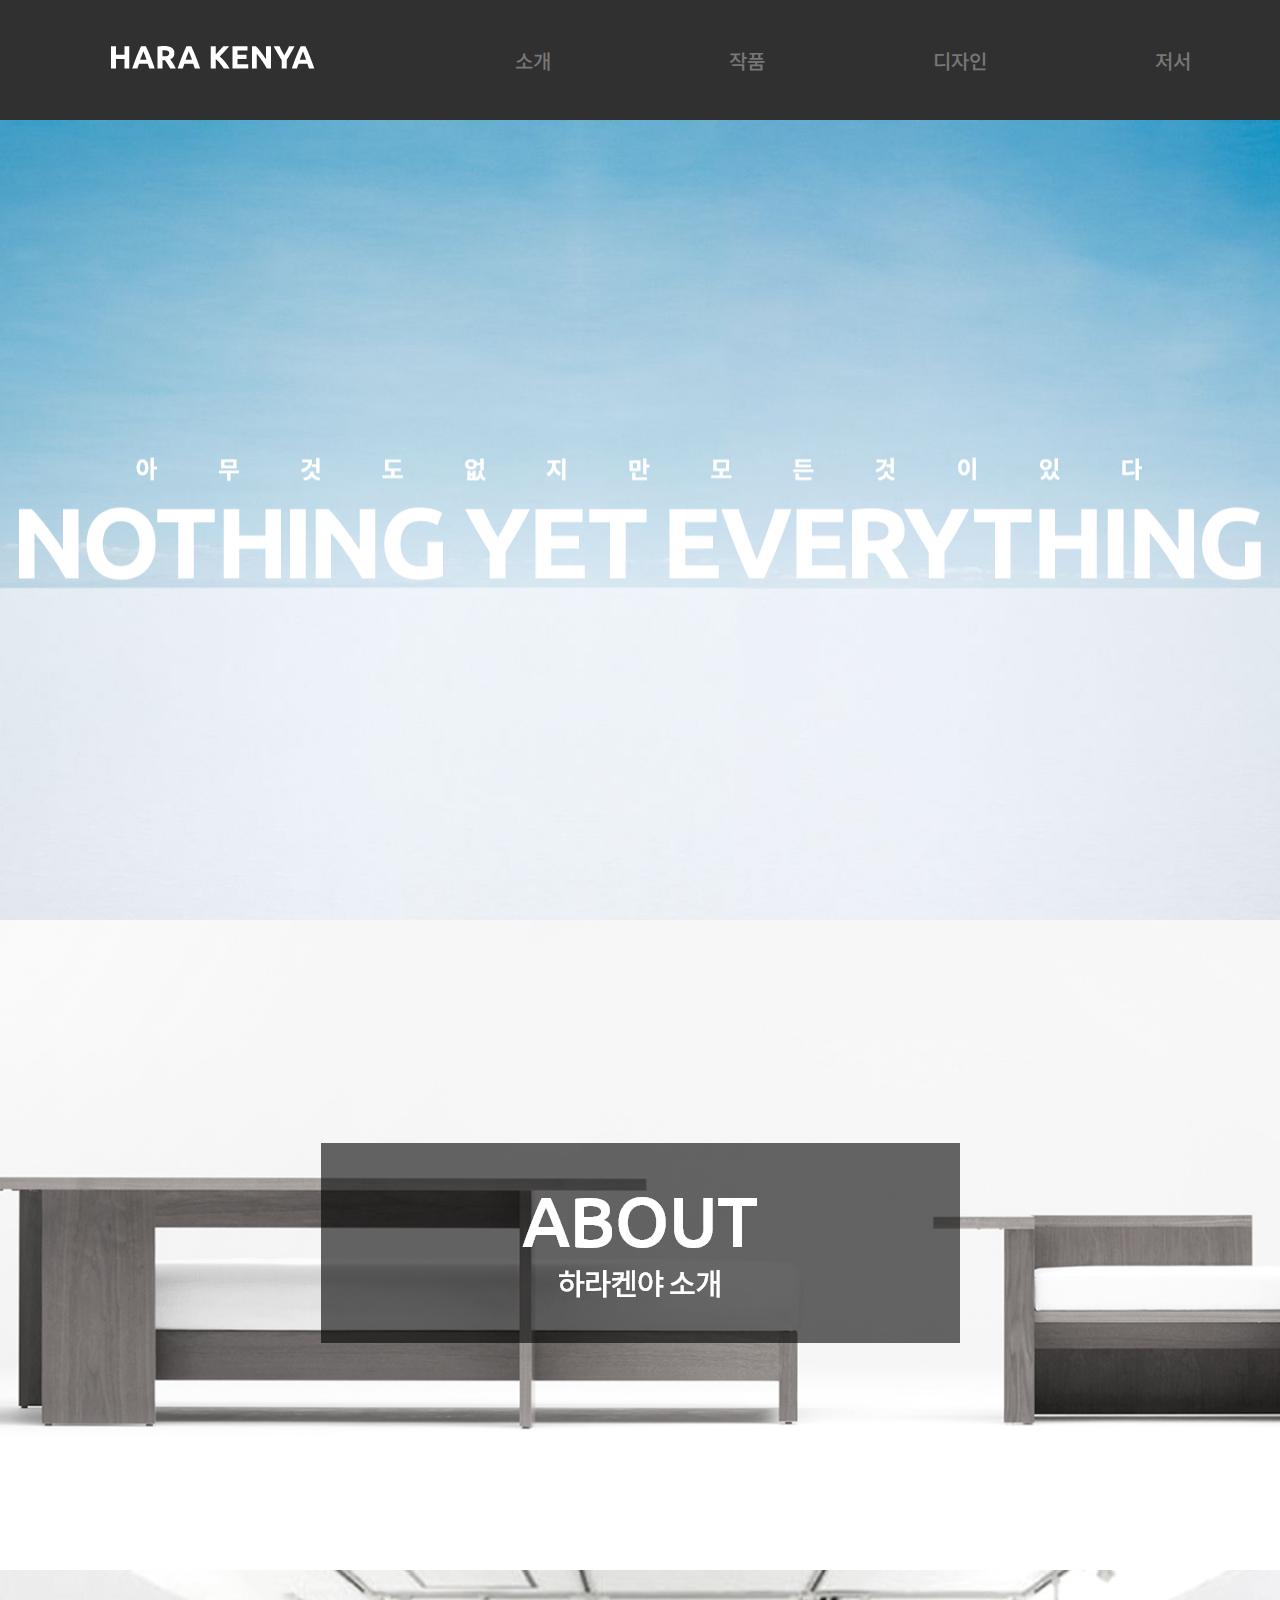
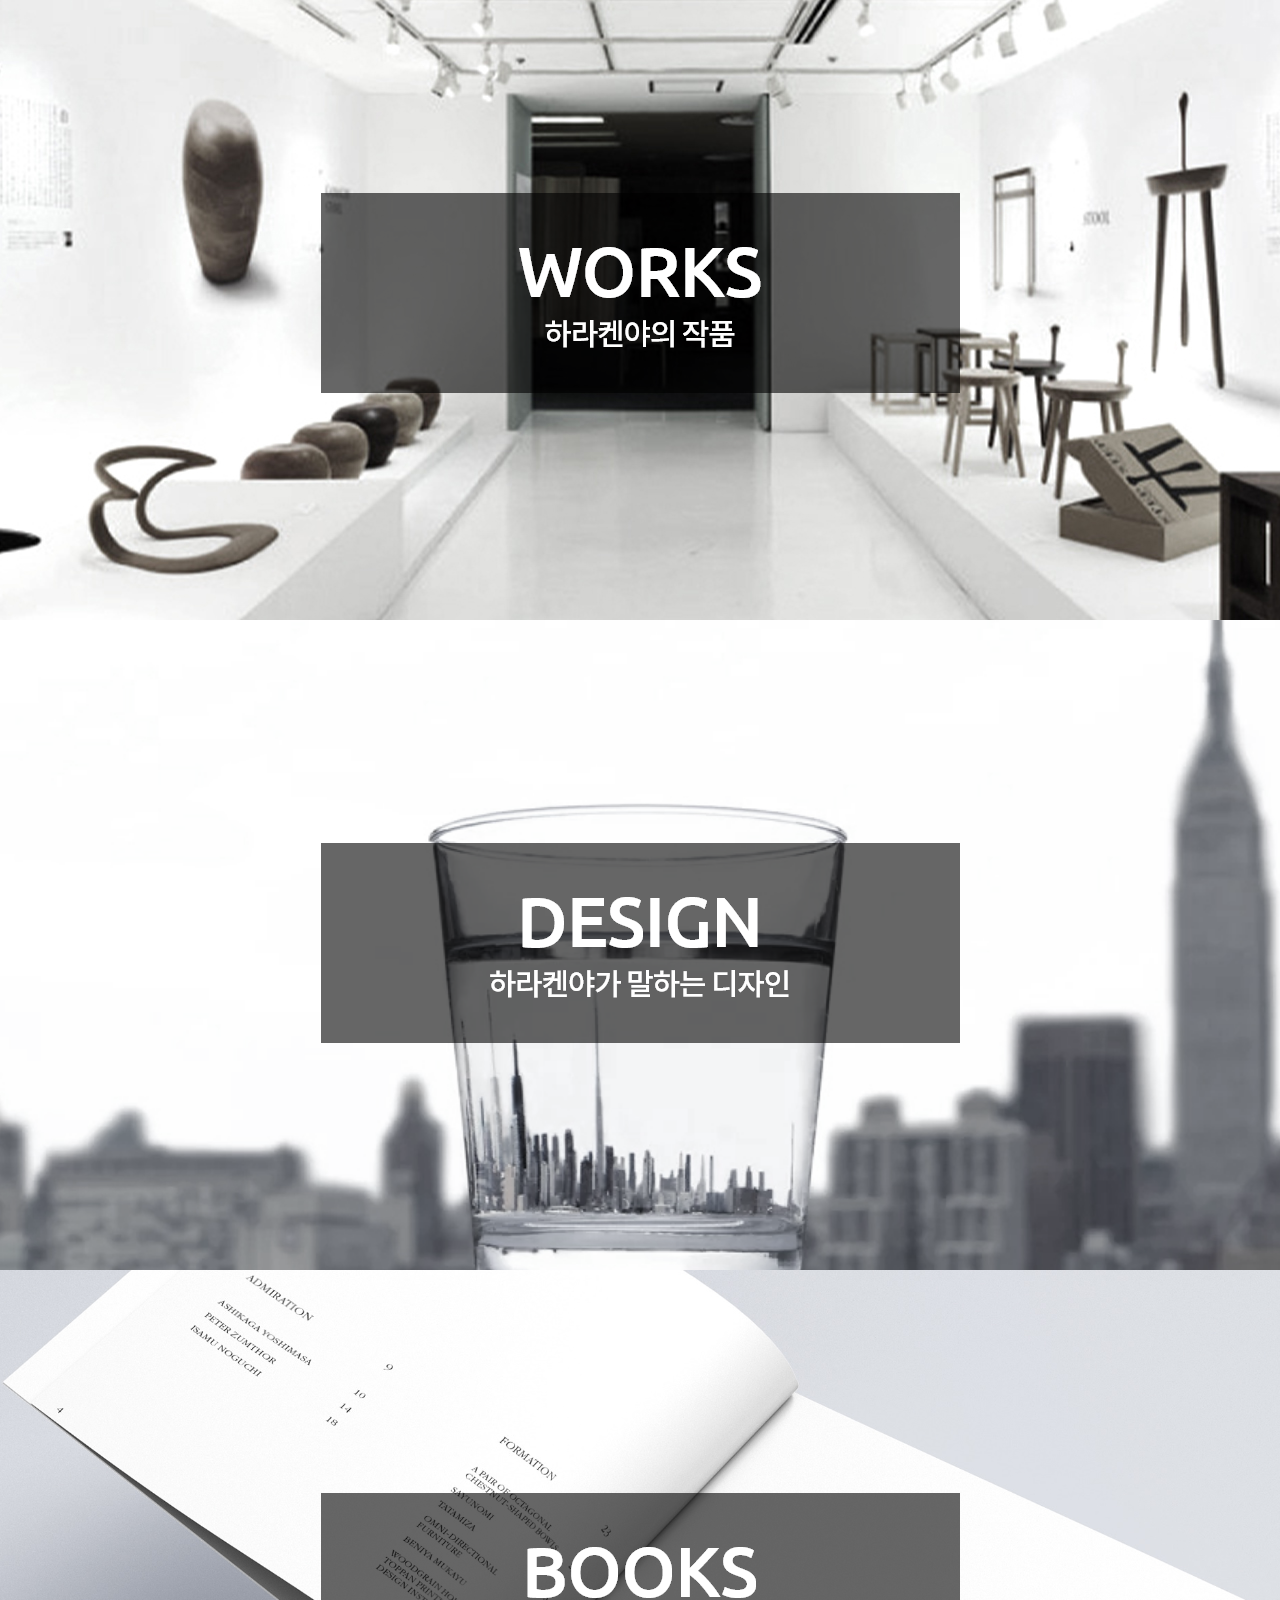
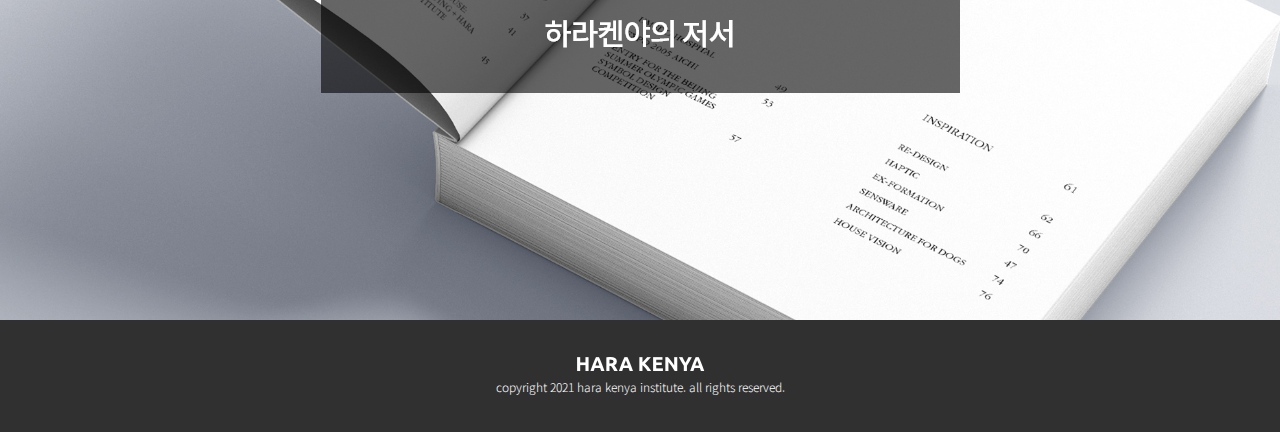
<file: index.html>
<!DOCTYPE html>
<html lang="ko" dir="ltr">
  <head>
    <meta charset="utf-8">
    <title>Hara Kenya Institute</title>
    <link rel="stylesheet" href="master.css">
    <link rel="preconnect" href="https://fonts.gstatic.com">
    <link href="https://fonts.googleapis.com/css2?family=Noto+Sans+KR:wght@100;300;400;500;700;900&display=swap" rel="stylesheet">
  </head>

  <body>
    <header>
      <nav>
          <ul>
            <li><a href="index.html"><img src="img/00_01_logo.png" alt="하라켄야인스티튜트"></a></li>
            <li><a href="sub01.html">소개</a></li>
            <li><a href="sub02.html">작품</a></li>
            <li><a href="sub03.html">디자인</a></li>
            <li><a href="sub04.html">저서</a></li>
          </ul>
      </nav>
    </header>

    <section>
      <div class="bg bg1"><span class="tit1"><img src="img/00_07_tit.png" alt=""></span></div>
      <div class="bg bg2 bg_ext"><a href="sub01.html"><span class="bt1"><img src="img/00_08_bt.png" alt=""></span></a></div>
      <div class="bg bg3 bg_ext"><a href="sub02.html"><span class="bt1"><img src="img/00_09_bt.png" alt=""></span></a></div>
      <div class="bg bg4 bg_ext"><a href="sub03.html"><span class="bt1"><img src="img/00_10_bt.png" alt=""></span></a></div>
      <div class="bg bg5 bg_ext"><a href="sub04.html"><span class="bt1"><img src="img/00_11_bt.png" alt=""></span></a></div>
    </section>

    <footer>
      <a href="index.html"><img src="img/00_12_logo.png"></a> <br>
      copyright 2021 hara kenya institute. all rights reserved.
    </footer>

  </body>
</html>
</file>
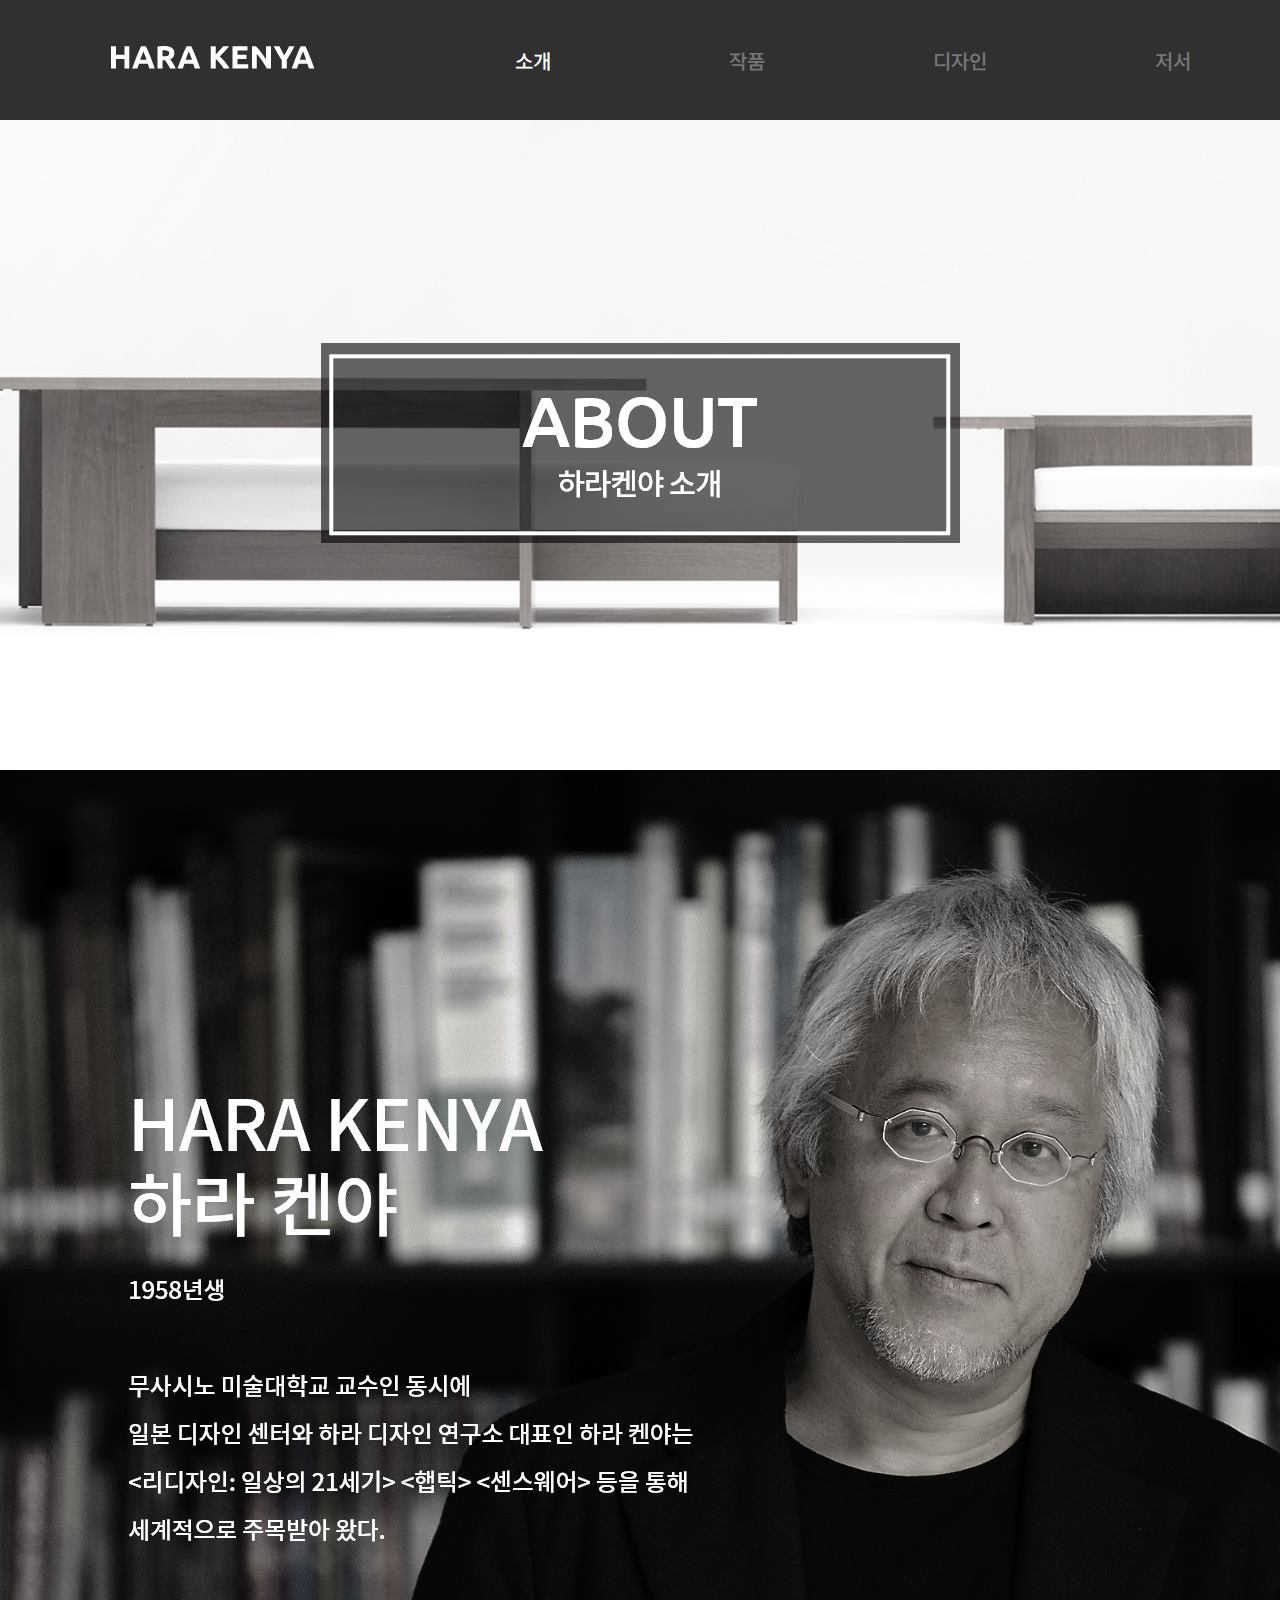
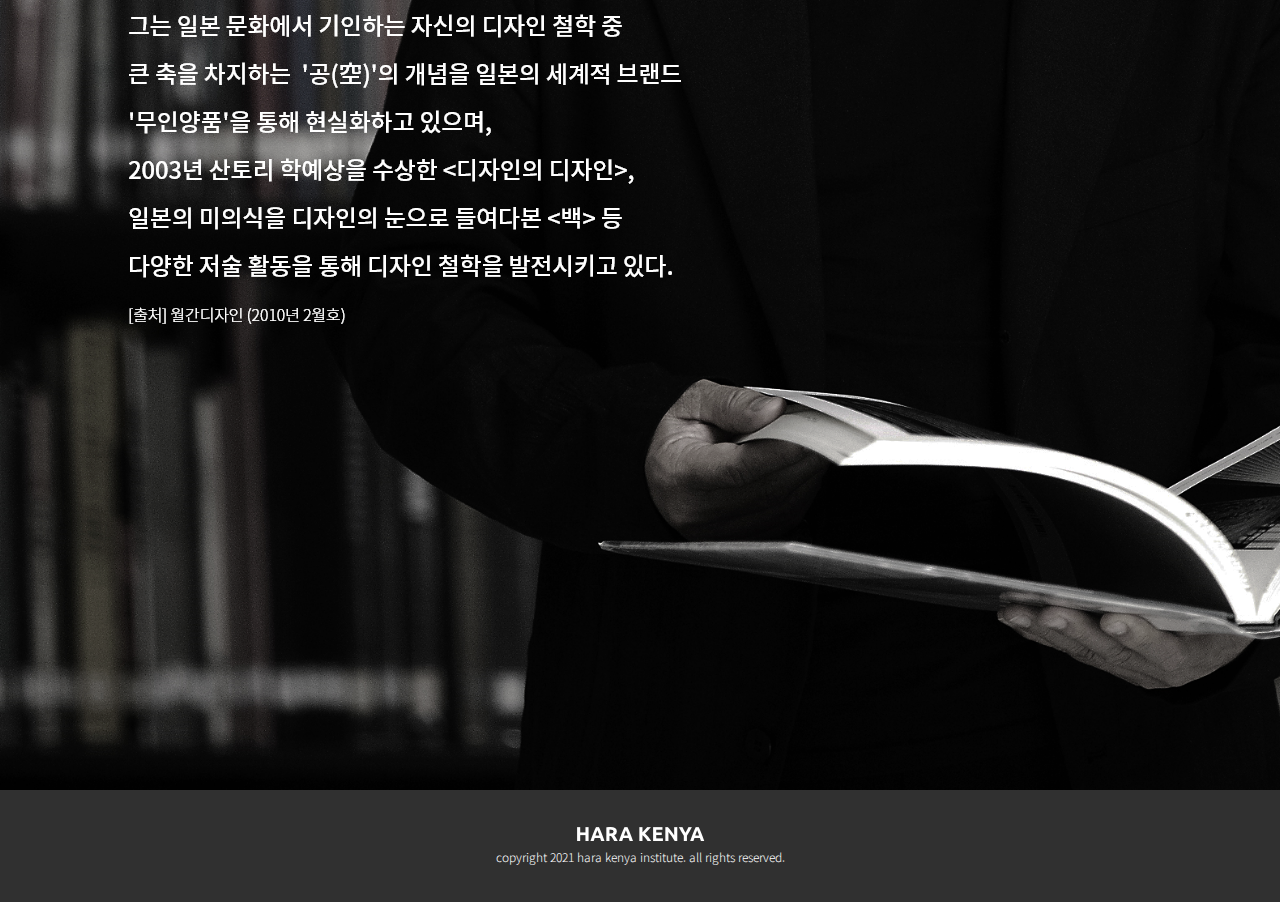
<file: sub01.html>
<!DOCTYPE html>
<html lang="ko" dir="ltr">
  <head>
    <meta charset="utf-8">
    <title>Hara Kenya Institute</title>
    <link rel="stylesheet" href="master.css">
    <link rel="preconnect" href="https://fonts.gstatic.com">
    <link href="https://fonts.googleapis.com/css2?family=Noto+Sans+KR:wght@100;300;400;500;700;900&display=swap" rel="stylesheet">
  </head>

  <body>
    <header>
      <nav>
          <ul>
            <li><a href="index.html"><img src="img/00_01_logo.png" alt="하라켄야인스티튜트"></a></li>
            <li><a href="sub01.html"><p>소개</p></a></li>
            <li><a href="sub02.html">작품</a></li>
            <li><a href="sub03.html">디자인</a></li>
            <li><a href="sub04.html">저서</a></li>
          </ul>
      </nav>
    </header>

    <section>
      <div class="bg bg2 bg_ext"><span class="subvisual"><img src="img/00_08_bt.png" alt=""></span></div>
      <div class="sub01_cont">
        <div class="sub01_cont_01"><img src="img/01_02.png" alt=""></div>
      </div>
    </section>

    <footer>
      <a href="index.html"><img src="img/00_12_logo.png"></a> <br>
      copyright 2021 hara kenya institute. all rights reserved.
    </footer>

  </body>
</html>
</file>
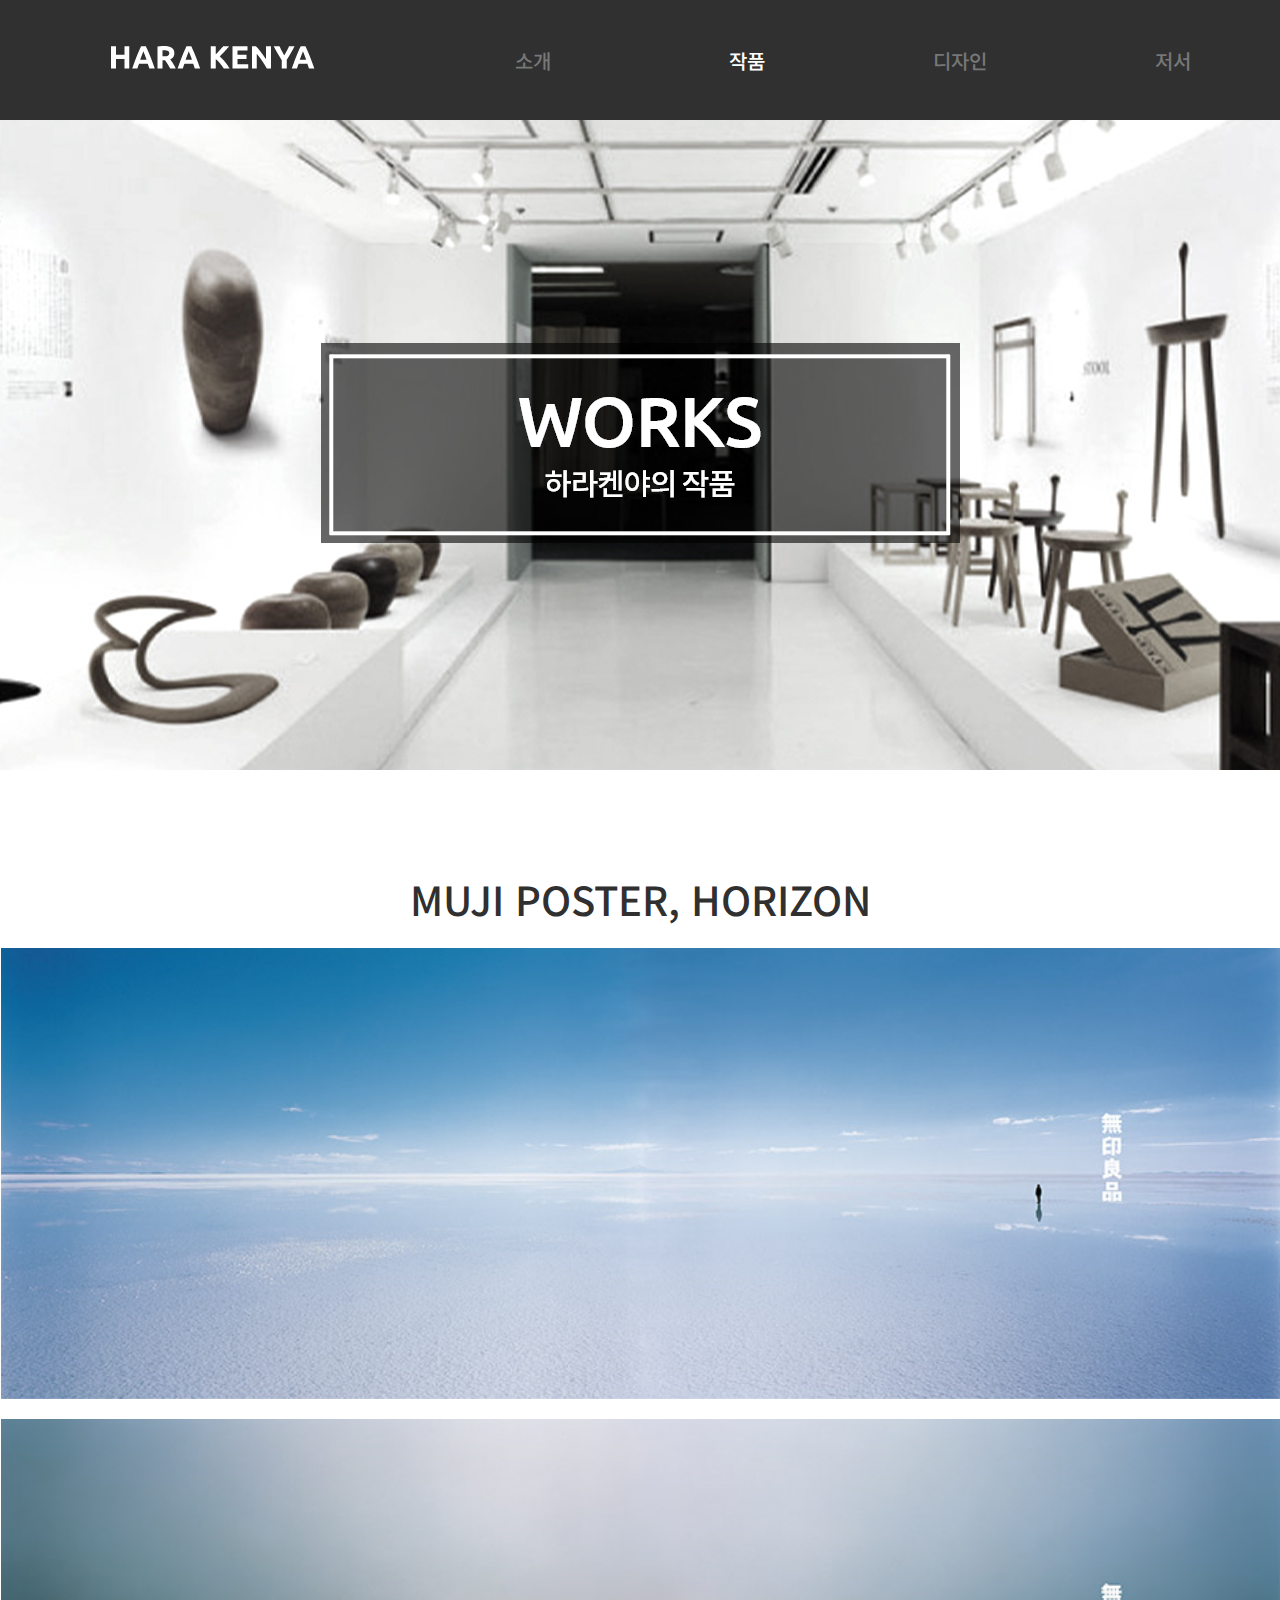
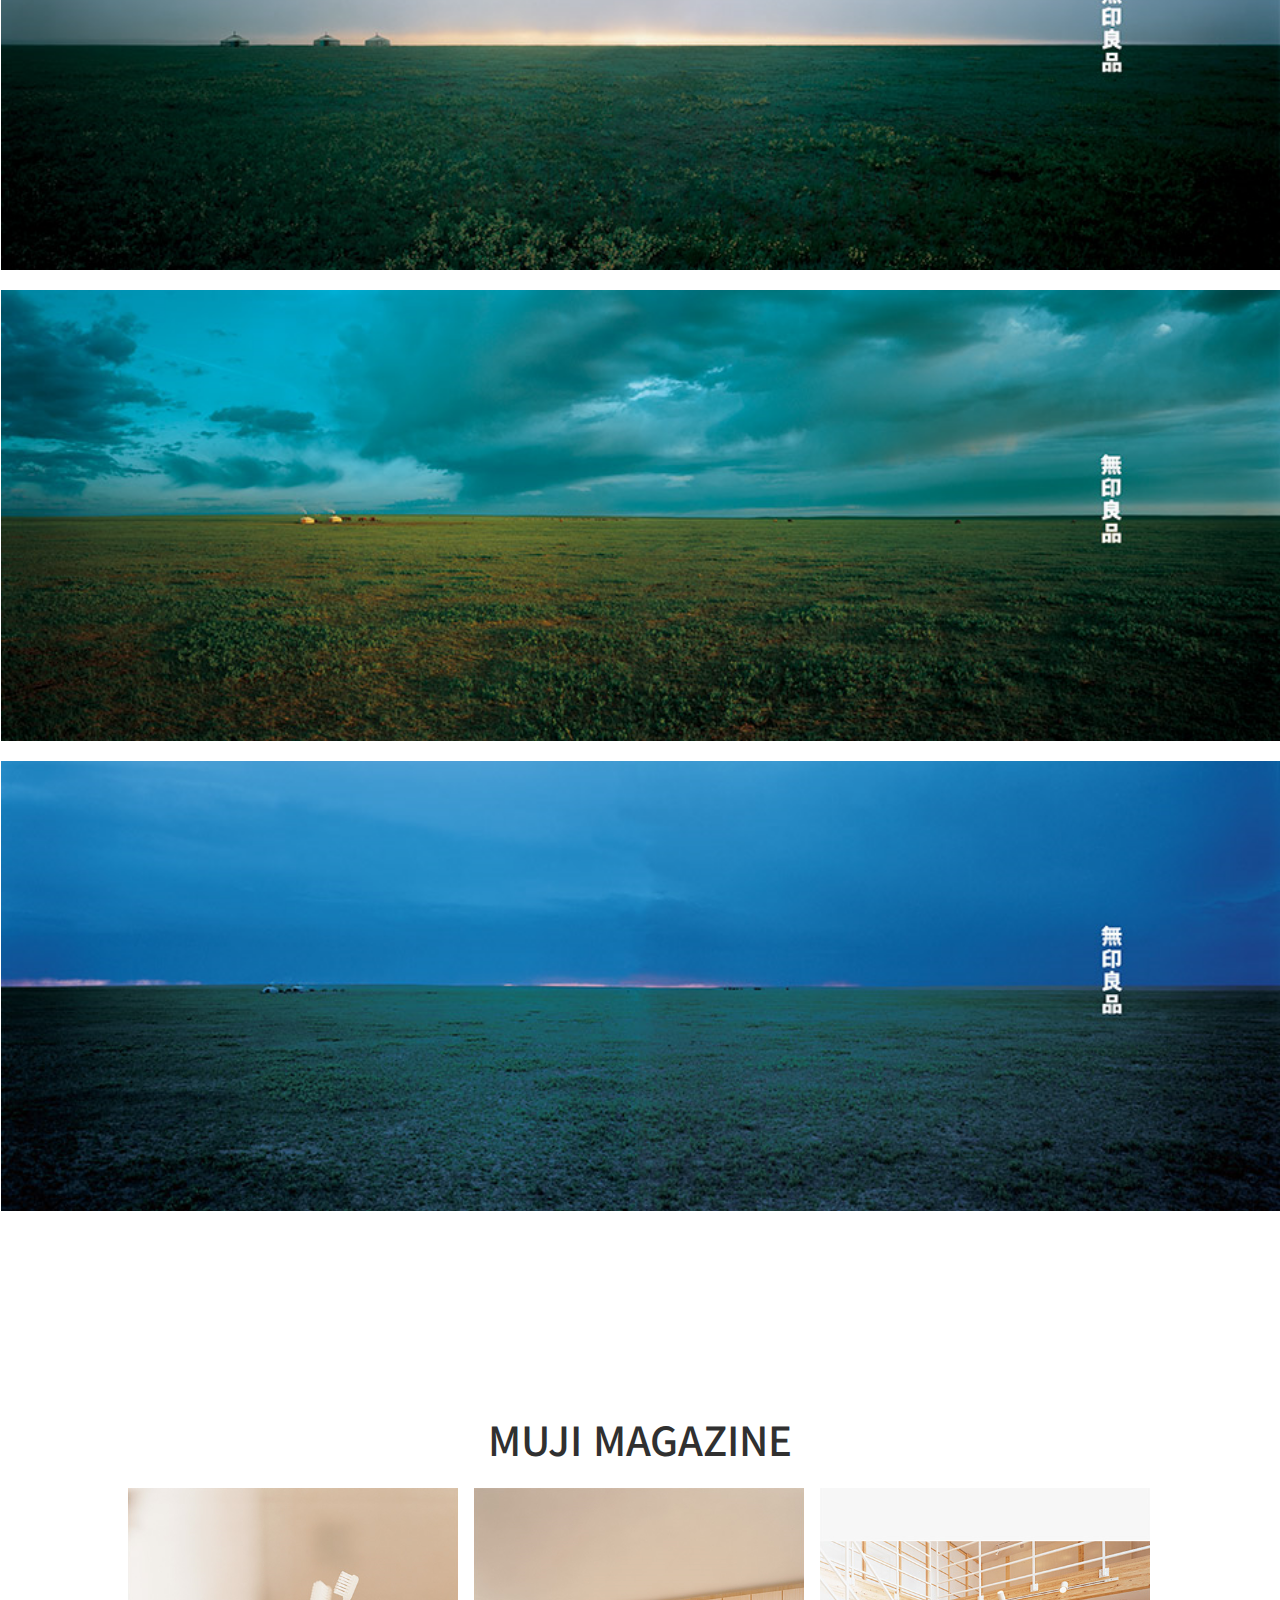
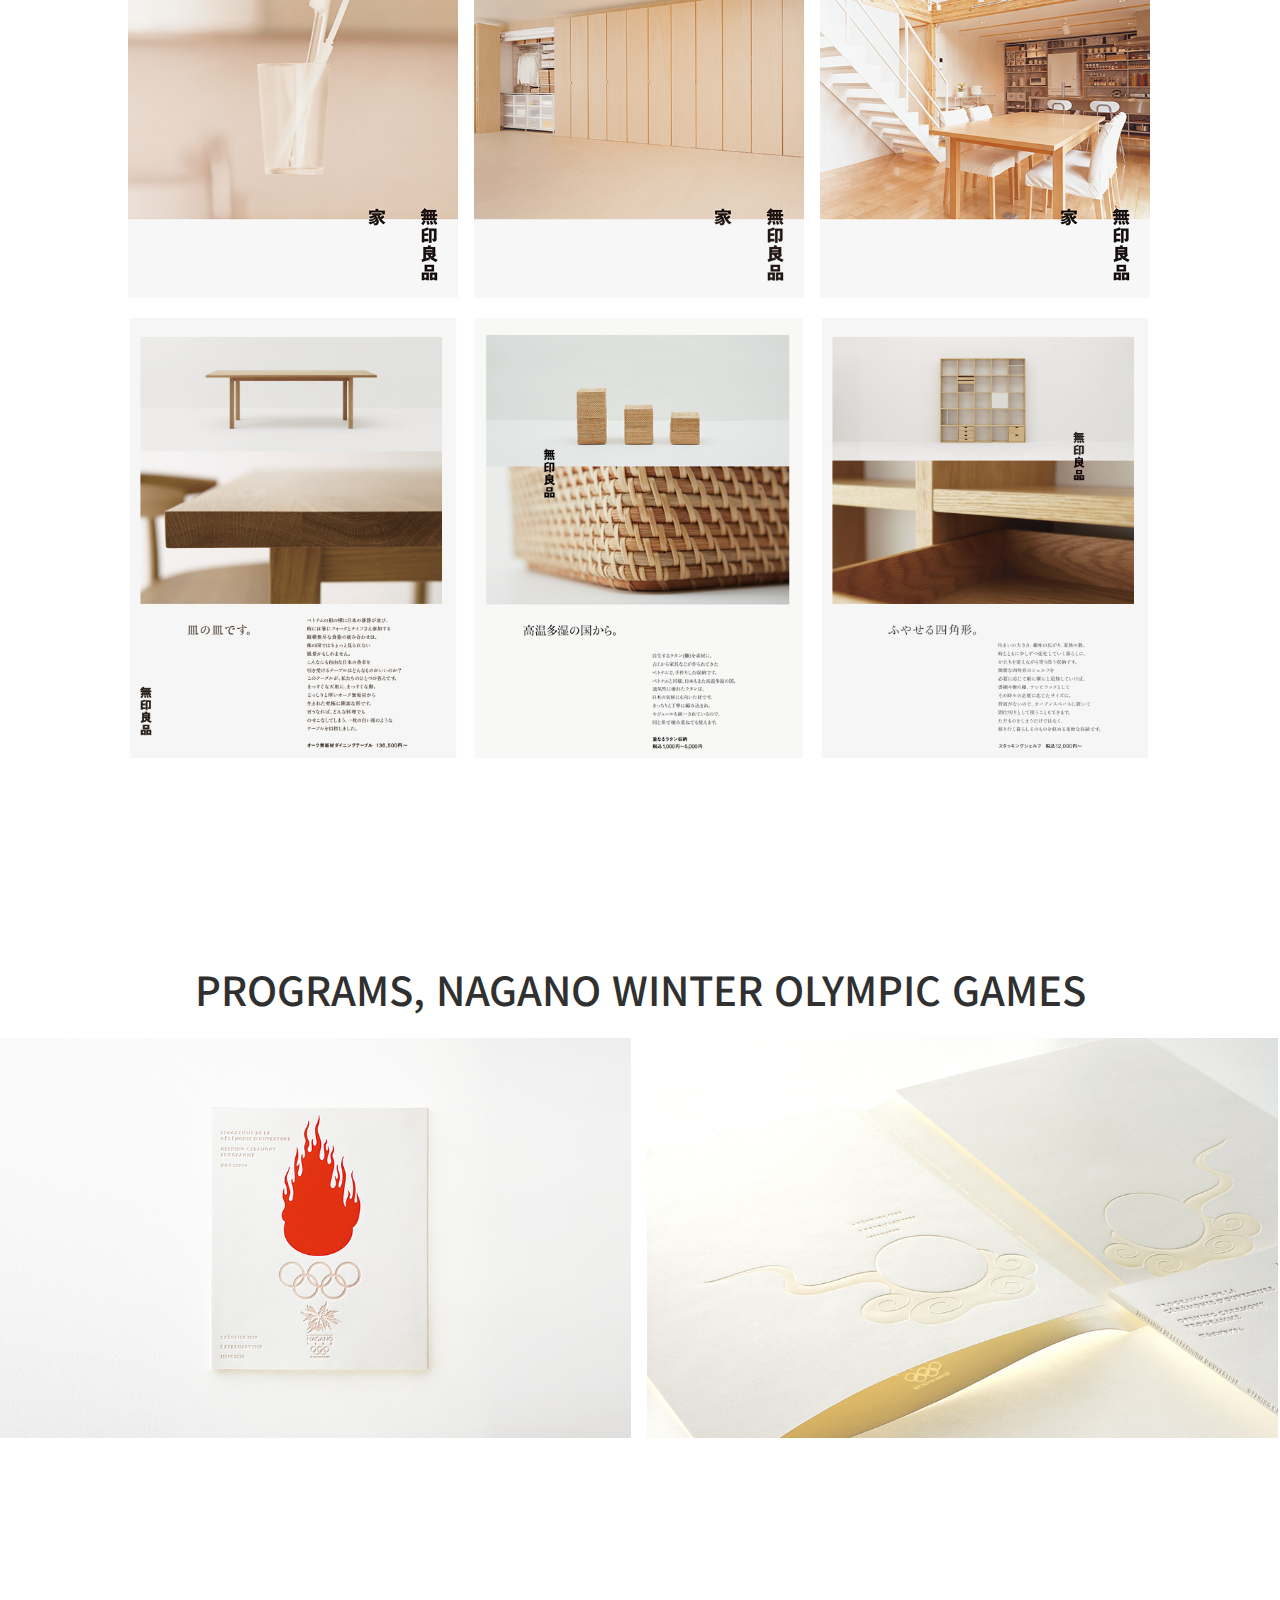
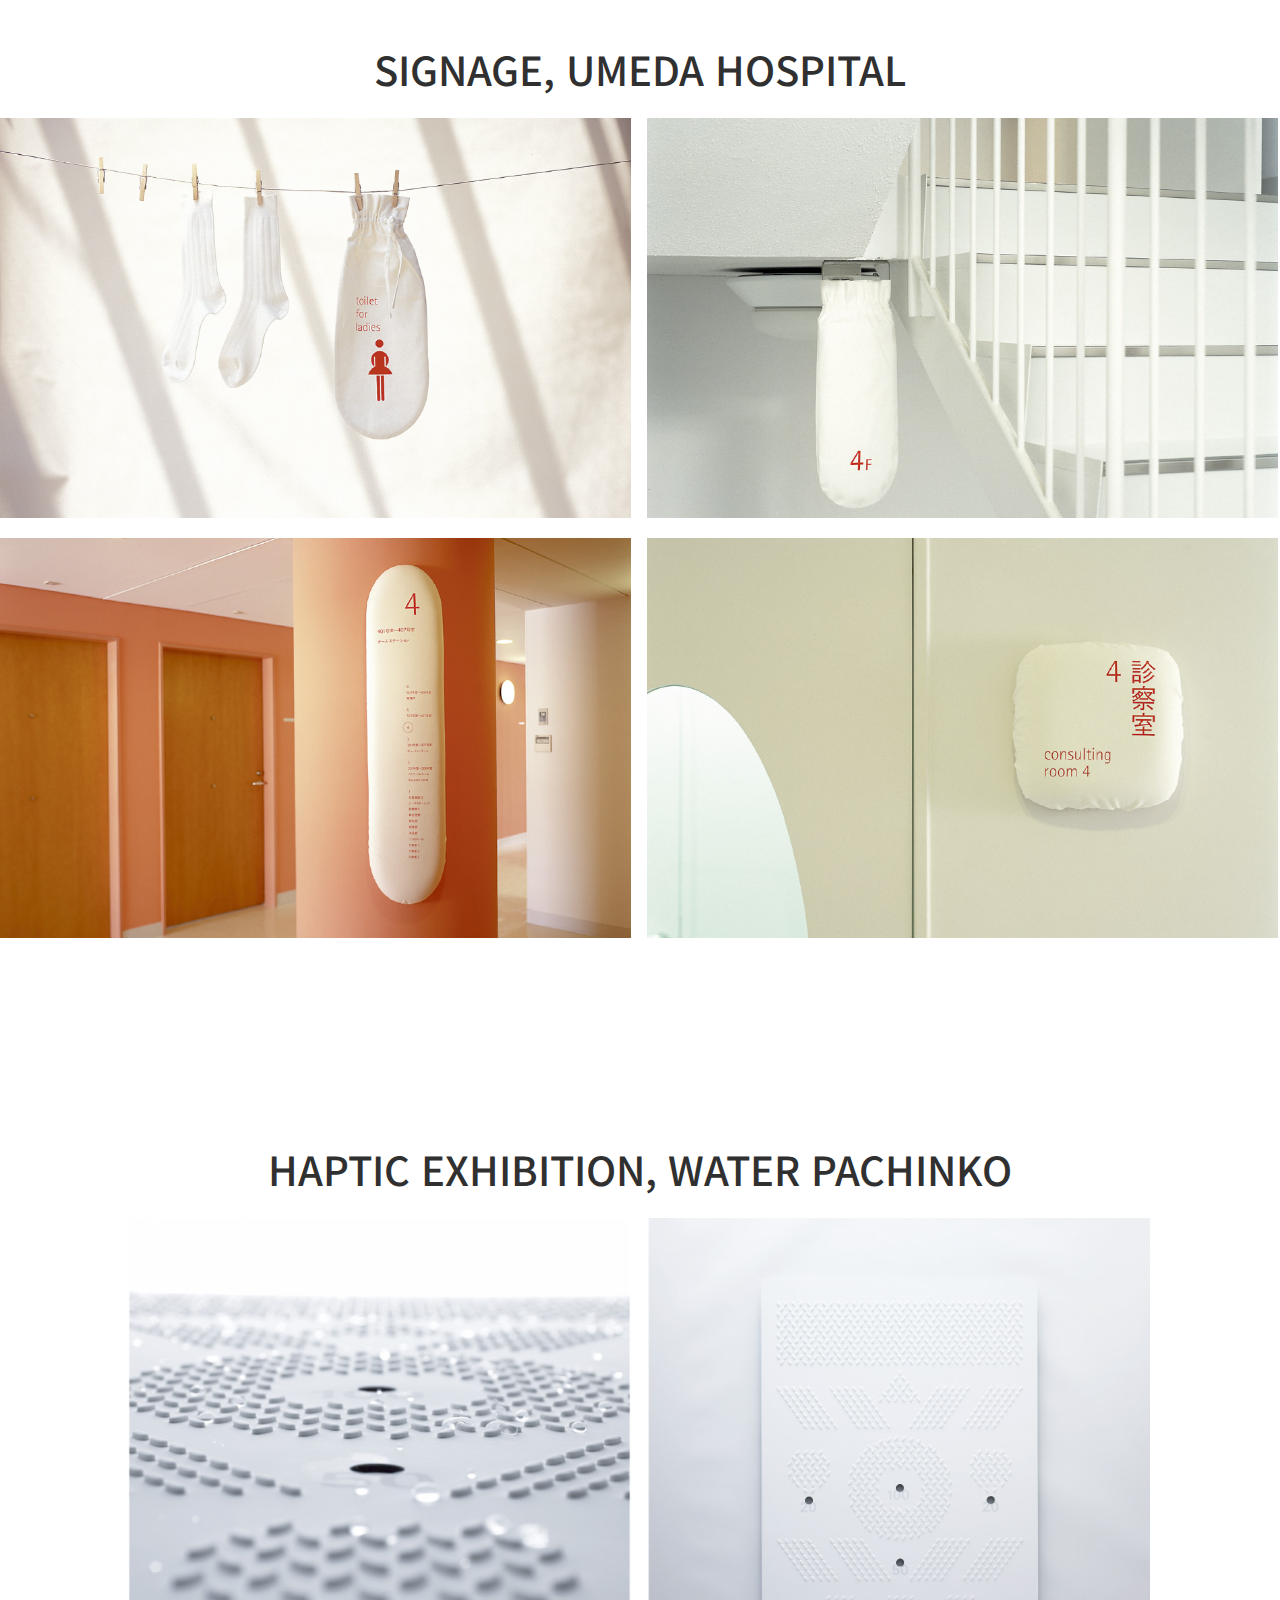
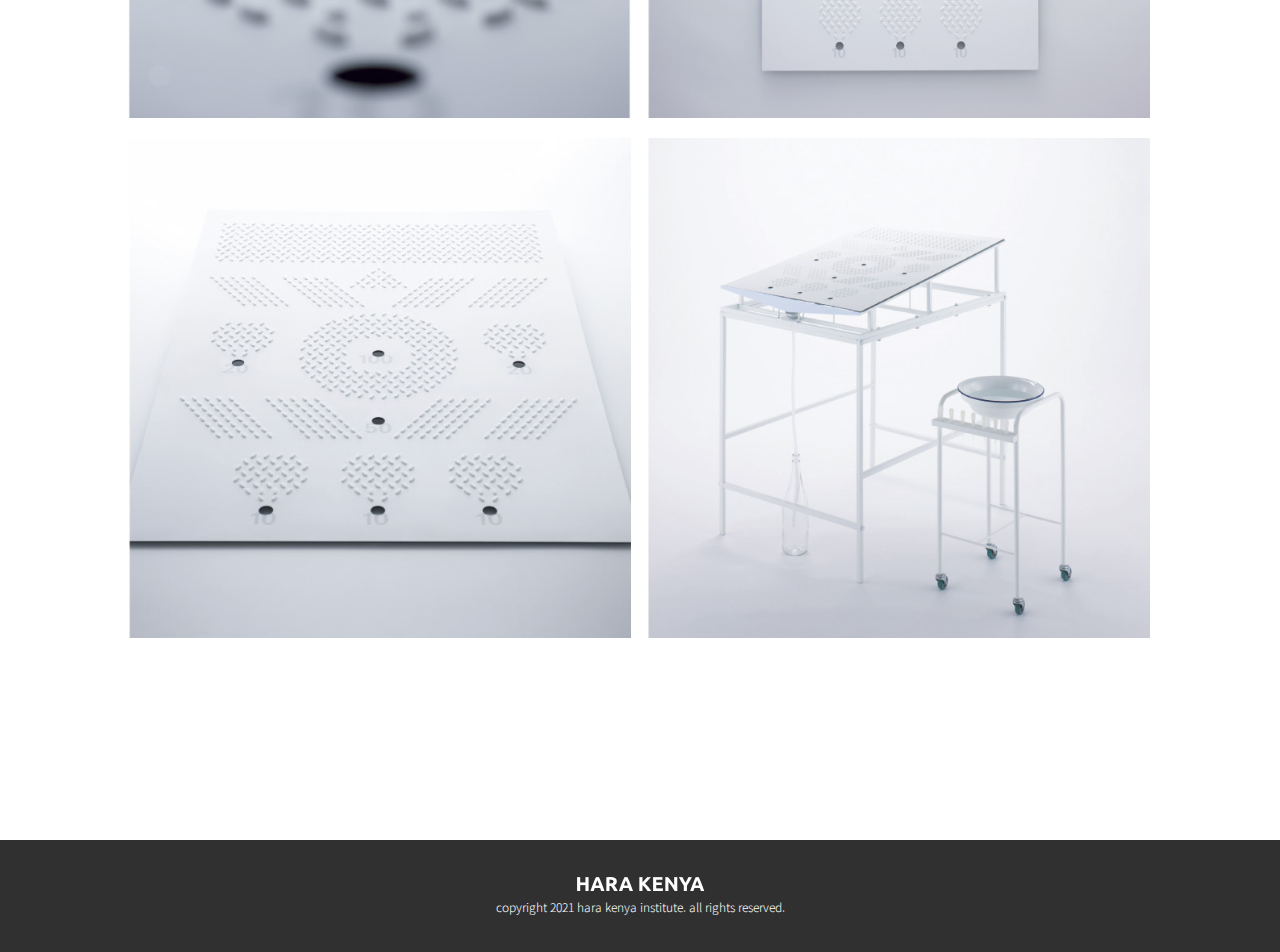
<file: sub02.html>
<!DOCTYPE html>
<html lang="ko" dir="ltr">
  <head>
    <meta charset="utf-8">
    <title>Hara Kenya Institute</title>
    <link rel="stylesheet" href="master.css">
    <link rel="preconnect" href="https://fonts.gstatic.com">
    <link href="https://fonts.googleapis.com/css2?family=Noto+Sans+KR:wght@100;300;400;500;700;900&display=swap" rel="stylesheet">
  </head>

  <body>
    <header>
      <nav>
          <ul>
            <li><a href="index.html"><img src="img/00_01_logo.png" alt="하라켄야인스티튜트"></a></li>
            <li><a href="sub01.html">소개</a></li>
            <li><a href="sub02.html"><p>작품</p></a></li>
            <li><a href="sub03.html">디자인</a></li>
            <li><a href="sub04.html">저서</a></li>
          </ul>
      </nav>
    </header>

    <section>
      <div class="bg bg3 bg_ext"><span class="subvisual"><img src="img/00_09_bt.png" alt=""></span></div>
      <div class="sub02_cont">
        <div class="sub02_cont_01">
          <p>MUJI POSTER, HORIZON</p>
            <ul>
              <li><img src="img/02_01.png"</li>
              <li><img src="img/02_02.png"</li>
              <li><img src="img/02_03.png"</li>
              <li><img src="img/02_04.png"</li>
            </ul>
        </div>
        <div class="sub02_cont_02">
          <p>MUJI MAGAZINE</p>
            <ul>
              <li><img src="img/02_05.png"</li>
              <li><img src="img/02_06.png"</li>
              <li><img src="img/02_07.png"</li>
              <li><img src="img/02_08.png"</li>
              <li><img src="img/02_09.png"</li>
              <li><img src="img/02_10.png"</li>
            </ul>
        </div>
        <div class="sub02_cont_03">
          <p>PROGRAMS, NAGANO WINTER OLYMPIC GAMES</p>
            <ul>
              <li><img src="img/02_11.png"</li>
              <li><img src="img/02_12.png"</li>
            </ul>
        </div>
        <div class="sub02_cont_04">
          <p>SIGNAGE, UMEDA HOSPITAL</p>
          <ul>
            <li><img src="img/02_13.png"</li>
            <li><img src="img/02_14.png"</li>
            <li><img src="img/02_15.png"</li>
            <li><img src="img/02_16.png"</li>
          </ul>
        </div>
        <div class="sub02_cont_05">
          <p>HAPTIC EXHIBITION, WATER PACHINKO</p>
          <ul>
            <li><img src="img/02_17.png"</li>
            <li><img src="img/02_18.png"</li>
            <li><img src="img/02_19.png"</li>
            <li><img src="img/02_20.png"</li>
          </ul>
        </div>
      </div>
    </section>

    <footer>
      <a href="index.html"><img src="img/00_12_logo.png"></a> <br>
      copyright 2021 hara kenya institute. all rights reserved.
    </footer>

  </body>
</html>
</file>
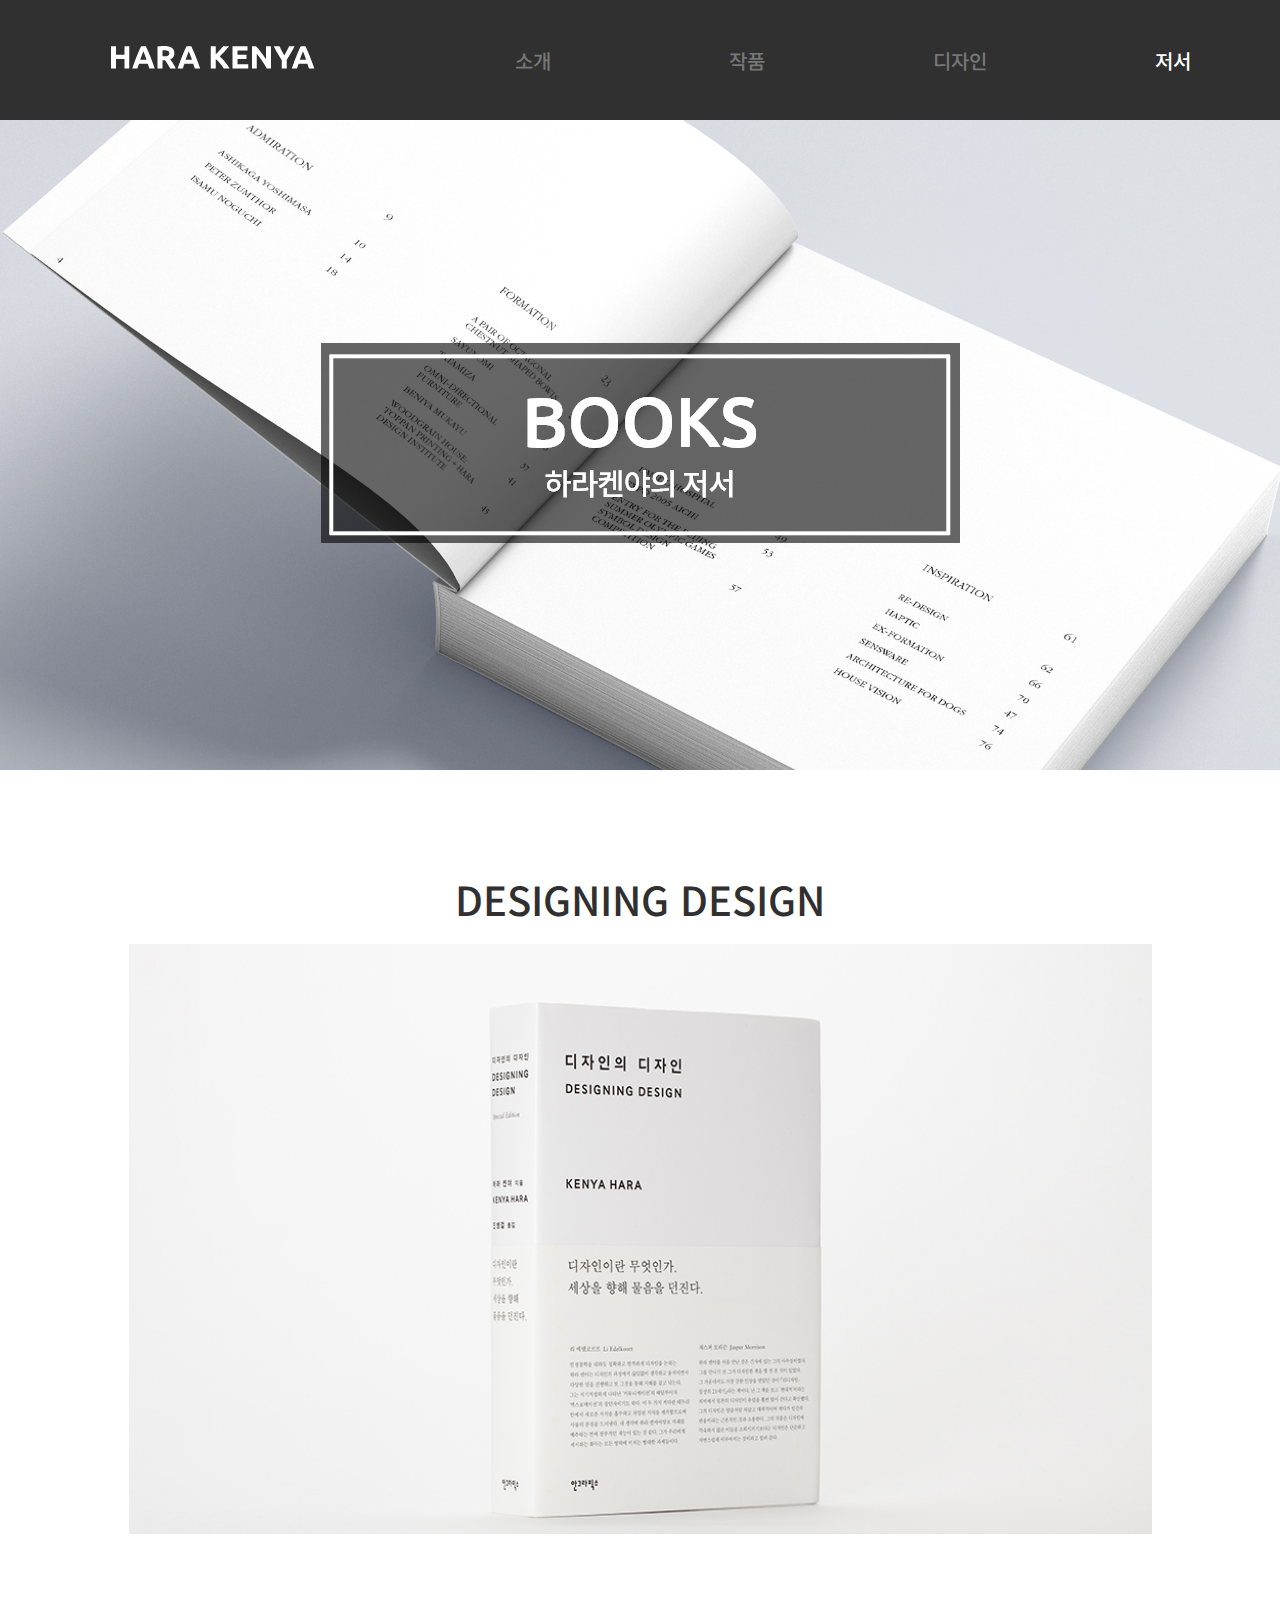
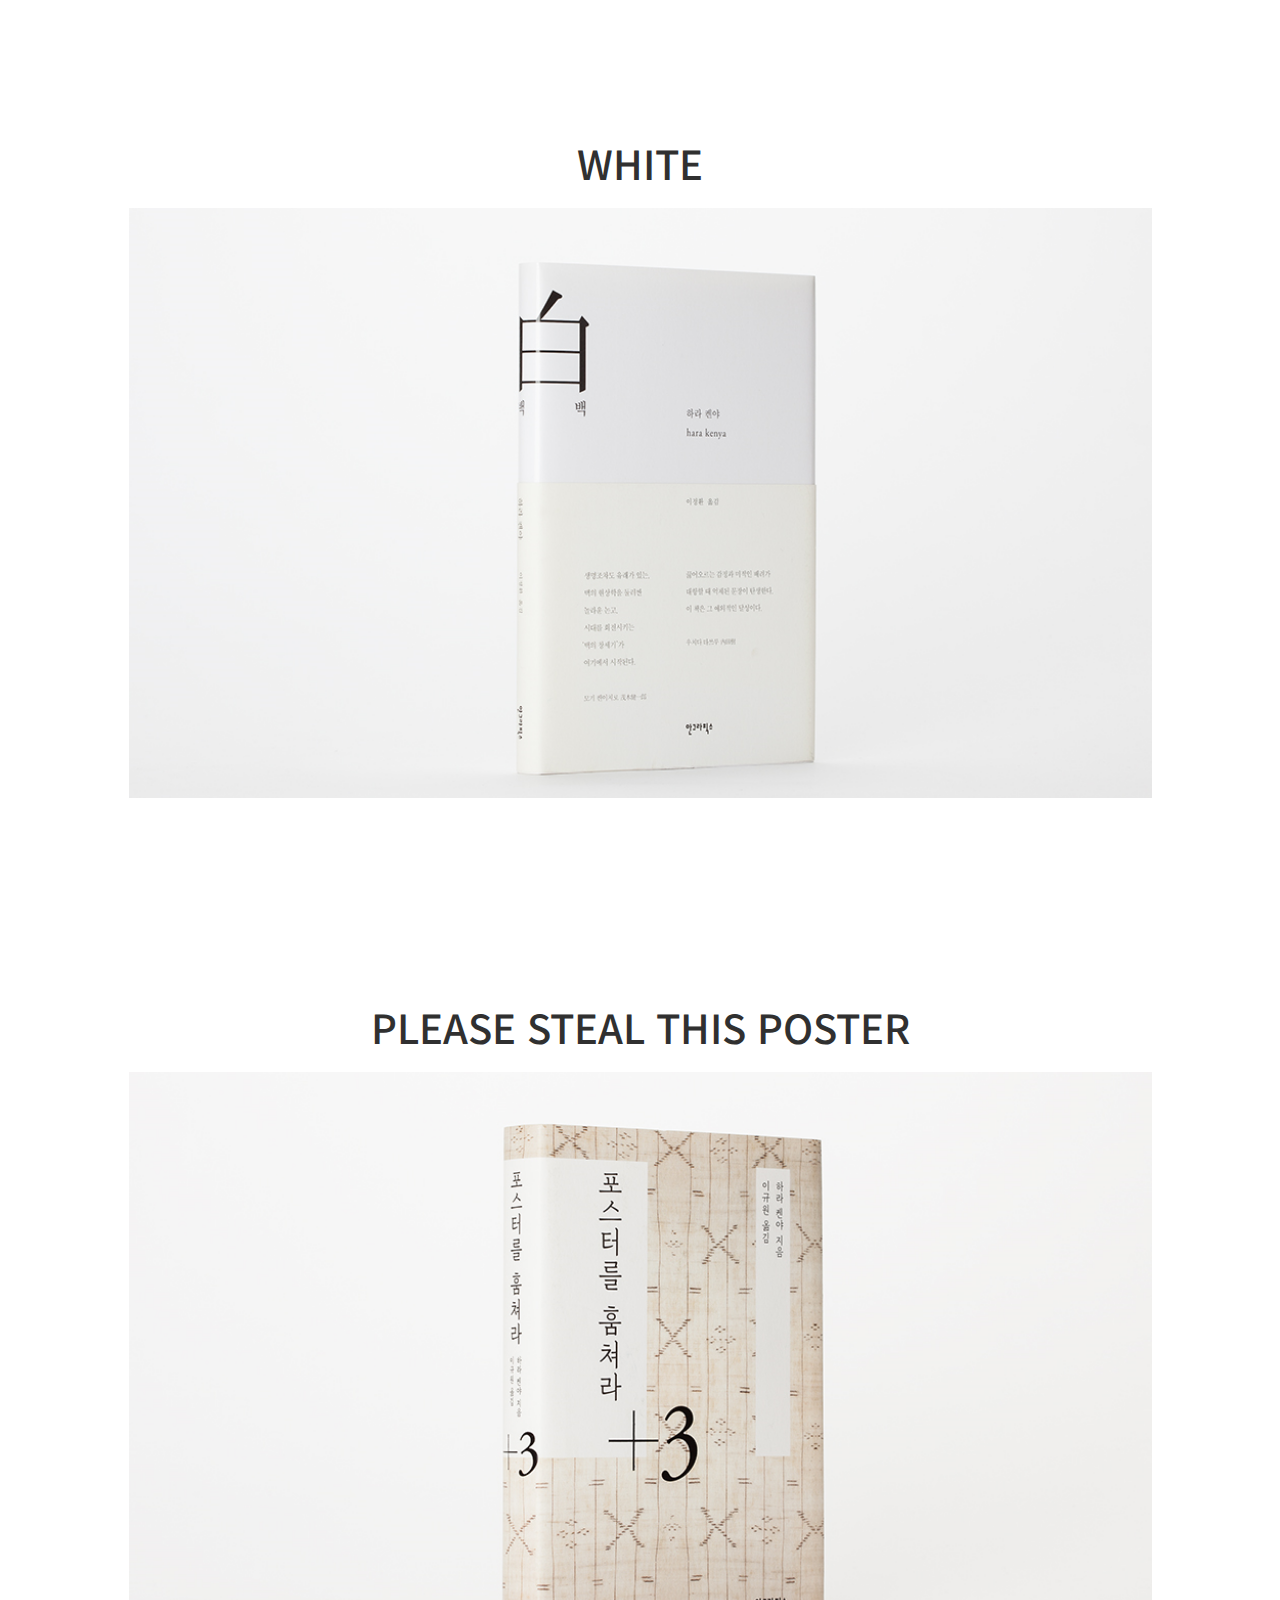
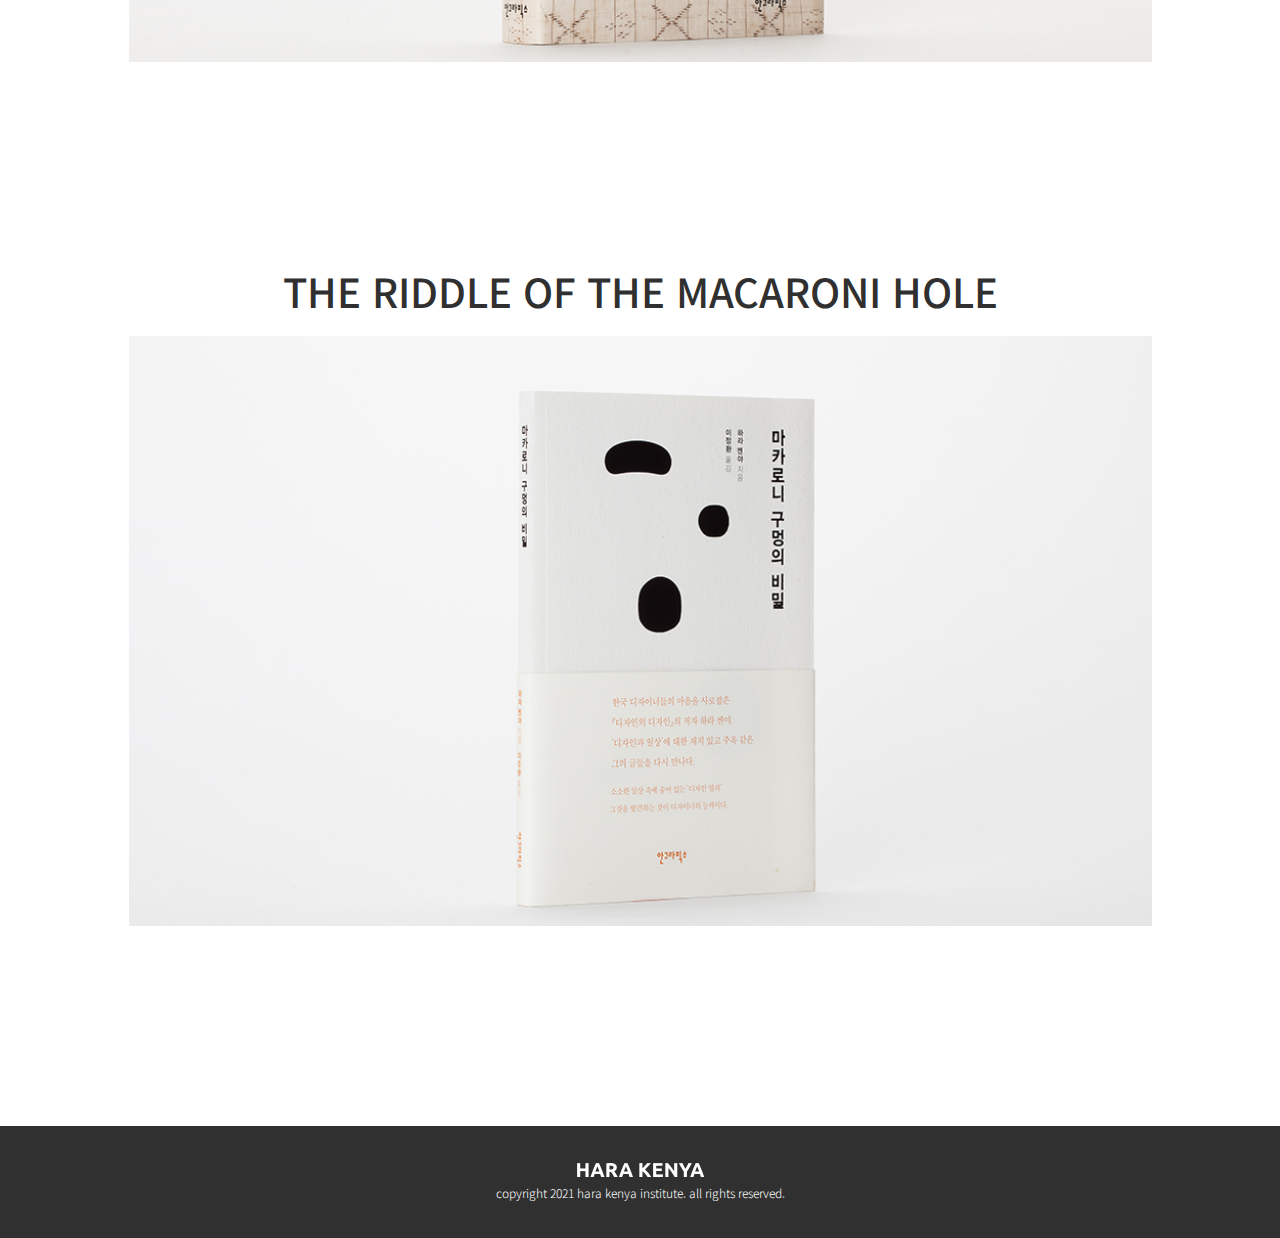
<file: sub04.html>
<!DOCTYPE html>
<html lang="ko" dir="ltr">
  <head>
    <meta charset="utf-8">
    <meta name="viewport" content="width=device-width,initial-scale=1.0,minimum-scale=1.0,maximum-scale=1.0,user-scalable=no">
    <title>Hara Kenya Institute</title>
    <link rel="stylesheet" href="master.css">
    <link rel="preconnect" href="https://fonts.gstatic.com">
    <link href="https://fonts.googleapis.com/css2?family=Noto+Sans+KR:wght@100;300;400;500;700;900&display=swap" rel="stylesheet">
  </head>

  <body>
    <header>
      <nav>
          <ul>
            <li><a href="index.html"><img src="img/00_01_logo.png" alt="하라켄야인스티튜트"></a></li>
            <li><a href="sub01.html">소개</a></li>
            <li><a href="sub02.html">작품</a></li>
            <li><a href="sub03.html">디자인</a></li>
            <li><a href="sub04.html"><p>저서</p></a></li>
          </ul>
      </nav>
    </header>

    <section>
      <div class="bg bg5 bg_ext"><span class="subvisual"><img src="img/00_11_bt.png" alt=""></span></div>
      <div class="sub04_cont">
        <div class="sub04_cont_01 slide">
          <p>DESIGNING DESIGN</p>
            <ul>
              <li><img src="img/04_01.png"></li>
              <li><img src="img/04_02.png"></li>
              <li><img src="img/04_03.png"></li>
              <li><img src="img/04_04.png"></li>
            </ul>
          </div>
          <div class="sub04_cont_02 slide">
            <p>WHITE</p>
              <ul>
                <li><img src="img/04_05.png"></li>
                <li><img src="img/04_06.png"></li>
                <li><img src="img/04_07.png"></li>
                <li><img src="img/04_08.png"></li>
              </ul>
            </div>
            <div class="sub04_cont_03 slide">
              <p>PLEASE STEAL THIS POSTER</p>
                <ul>
                  <li><img src="img/04_09.png"></li>
                  <li><img src="img/04_10.png"></li>
                  <li><img src="img/04_11.png"></li>
                  <li><img src="img/04_12.png"></li>
                </ul>
              </div>
              <div class="sub04_cont_04 slide">
                <p>THE RIDDLE OF THE MACARONI HOLE</p>
                  <ul>
                    <li><img src="img/04_13.png"></li>
                    <li><img src="img/04_14.png"></li>
                    <li><img src="img/04_15.png"></li>
                    <li><img src="img/04_16.png"></li>
                  </ul>
                </div>
      </div>
    </section>

    <footer>
      <a href="index.html"><img src="img/00_12_logo.png"></a> <br>
      copyright 2021 hara kenya institute. all rights reserved.
    </footer>

  </body>
</html>
</file>
<file: master.css>
*{margin: 0;padding: 0;text-decoration: none;list-style: none;}

body{}

header{
  width: 100%;
  height: 120px;
  background-color: #303030;
  display: flex;
  justify-content: center;
  align-items: center;
  opacity: 100%;
  z-index: 500;
}
nav{
  width: 1280px;
  height: 120px;
  border: 0px solid pink;
}
nav > ul{
  display: grid;
  grid-template-columns: 2fr 1fr 1fr 1fr 1fr;
  border: 0px solid red;
  height: 120px;
}
nav > ul > li{
  display: flex;
  justify-content: center;
  align-items: center;
  border: 0px solid blue;
}
nav > ul > li > a{
  font-family: 'Noto Sans KR', sans-serif;
  font-size: 20px;
  color: #777777;
  font-weight: 500;
}
nav > ul > li > a:hover{
  color: #ffffff;
  transition: all 0.2s;
  font-size: 22px;
  font-weight: bold;
}
nav > ul > li > a > p{color: #ffffff;}

.bg{
  width: 100%;
  background-size: cover;
  background-position: center;
}
.bg1{height: 800px;background-image: url('img/00_02_bg.png');}
.bg2{height: 650px;background-image: url('img/00_03_bg.png');}
.bg3{height: 650px;background-image: url('img/00_04_bg.png');}
.bg4{height: 650px;background-image: url('img/00_05_bg.png');}
.bg5{height: 650px;background-image: url('img/00_06_bg.png');}

.bg_ext{display: flex;justify-content: center;align-items: center;}

.bt1{position: relative;display: inline-block;}
.bt1 img{max-width: 100%}
.bt1::before, .bt1::after{content:'';position:absolute;top: 50%;left: 50%;transform:translate(-50%,-50%);transition:all .8s;-webkit-transition:all .8s;}
.bt1::before{width: 96%;height: 85%;border-top: 4px solid #fff;border-bottom: 4px solid #fff;width:0;}
.bt1::after{width: 96%;height: 85%;border-left: 4px solid #fff;border-right: 4px solid #fff;height:0;}
.bt1:hover::before{width:calc(96% + 7px);}
.bt1:hover::after{height:calc(85% + 7px);}

.tit1{
  position: relative;
  display: inline-block;
  left: 50%;
  top: 50%;
  transform: translateX(-50%) translateY(-52%);
}

footer{
  width: 100%;
  height: 80px;
  background-color: #303030;
  text-align: center;
  font-family: 'Noto Sans KR', sans-serif;
  font-size: 12px;
  color: #ffffff;
  font-weight: 300;
  padding-top: 32px;
}

/*---sub---*/
.subvisual{position: relative;display: inline-block;}
.subvisual::before, .subvisual::after{content:'';position:absolute;top: 50%;left: 50%;transform:translate(-50%,-50%);}
.subvisual::before{width: 96%;height: 85%;border-top: 4px solid #fff;border-bottom: 4px solid #fff;width:calc(96% + 7px);}
.subvisual::after{width: 96%;height: 85%;border-left: 4px solid #fff;border-right: 4px solid #fff;height:calc(85% + 7px);}

/*---sub01---*/
.sub01_cont{width: 100%;height: 1620px;background-size: cover;background-position: center;background-image: url('img/01_01.png');}
.sub01_cont_01{width: 1024px; height: 1620px;margin: auto;border: 0px solid red;}
.sub01_cont_01 img{padding-top: 300px;}

/*---sub02---*/
.sub02_cont{width: 100%;height: 6470px;background-color: white;background-position: center;margin: 0 auto;overflow: hidden;}
.sub02_cont p{font-family: 'Noto Sans KR', sans-serif;font-size: 40px;color: #303030;font-weight: 500;margin-bottom: 20px;}

.sub02_cont_01{width: 1280px;height: 1940px;border: 0px solid red;text-align: center;margin: 0 auto;margin-top: 100px;}
.sub02_cont_01 li{margin-bottom: 16px;}
.sub02_cont_01 li:last-child{margin-bottom: 0;}

.sub02_cont_02{width: 1024px;height: 950px;border: 0px solid blue;text-align: center;margin: 0 auto;margin-top: 200px;}
.sub02_cont_02 li{float: left;margin-right: 16px;margin-bottom: 16px;}
.sub02_cont_02 li:nth-child(3n){margin-right: 0;}
.sub02_cont_02 li:nth-last-child(3){margin-bottom: 0;}

.sub02_cont_03{width: 1280px;height: 480px;border: 0px solid red;text-align: center;margin: 0 auto;margin-top: 200px;}
.sub02_cont_03 li{float: left;margin-right: 16px;}
.sub02_cont_03 li:last-child{margin-right: 0;}

.sub02_cont_04{width: 1280px;height: 900px;border: 0px solid blue;text-align: center;margin: 0 auto;margin-top: 200px;}
.sub02_cont_04 li{float: left;margin-right: 16px;margin-bottom: 16px;}
.sub02_cont_04 li:nth-child(2n){margin-right: 0;}
.sub02_cont_04 li:nth-last-child(2){margin-bottom: 0;}

.sub02_cont_05{width: 1024px;height: 1100px;border: 0px solid red;text-align: center;margin: 0 auto;margin-top: 200px;}
.sub02_cont_05 li{float: left;margin-right: 16px;margin-bottom: 16px;}
.sub02_cont_05 li:nth-child(2n){margin-right: 0;}
.sub02_cont_05 li:nth-last-child(2){margin-bottom: 0;}

/*---sub03---*/
.sub03_cont{width: 100%;height: 2717px;background-size: cover;background-position: center;background-image: url('img/03_01.png');}
.sub03_cont_01{width: 1024px; height: 420px;margin: auto;border: 0px solid red;text-align: center;padding-top: 90px;}
.sub03_cont_02{width: 1024px; height: 350px;margin: auto;border: 0px solid blue;text-align: center;margin-top: 1500px;}

/*---sub04---*/
.sub04_cont{width: 100%;height: 3556px;background-color: white;position: relative;margin: 0 auto;overflow: hidden;text-align: center;}
@keyframes slide {
  0%{margin-left: 0;}
  10%{margin-left: 0;}
  25%{margin-left: -100%;}
  35%{margin-left: -100%;}
  50%{margin-left: -200%;}
  60%{margin-left: -200%;}
  75%{margin-left: -300%;}
  85%{margin-left: -300%;}
  100%{margin-left: 0;}
}
.sub04_cont p{font-family: 'Noto Sans KR', sans-serif;font-size: 40px;color: #303030;font-weight: 500;margin-bottom: 16px;}
.sub04_cont ul,li{list-style: none;}
.sub04_cont ul{width:calc(100% * 4);display:flex;animation:slide 12s infinite;}
.sub04_cont li{width:calc(100% / 4);height:600px;}
.sub04_cont_01{width: 1024px;height: 664px;overflow: hidden;margin-top: 100px;border: 0px solid red;position: absolute;left: 50%;transform: translate(-50%);}
.sub04_cont_02{width: 1024px;height: 664px;overflow: hidden;margin-top: 964px;border: 0px solid red;position: absolute;left: 50%;transform: translate(-50%);}
.sub04_cont_03{width: 1024px;height: 664px;overflow: hidden;margin-top: 1828px;border: 0px solid red;position: absolute;left: 50%;transform: translate(-50%);}
.sub04_cont_04{width: 1024px;height: 664px;overflow: hidden;margin-top: 2692px;border: 0px solid red;position: absolute;left: 50%;transform: translate(-50%);}
</file>
